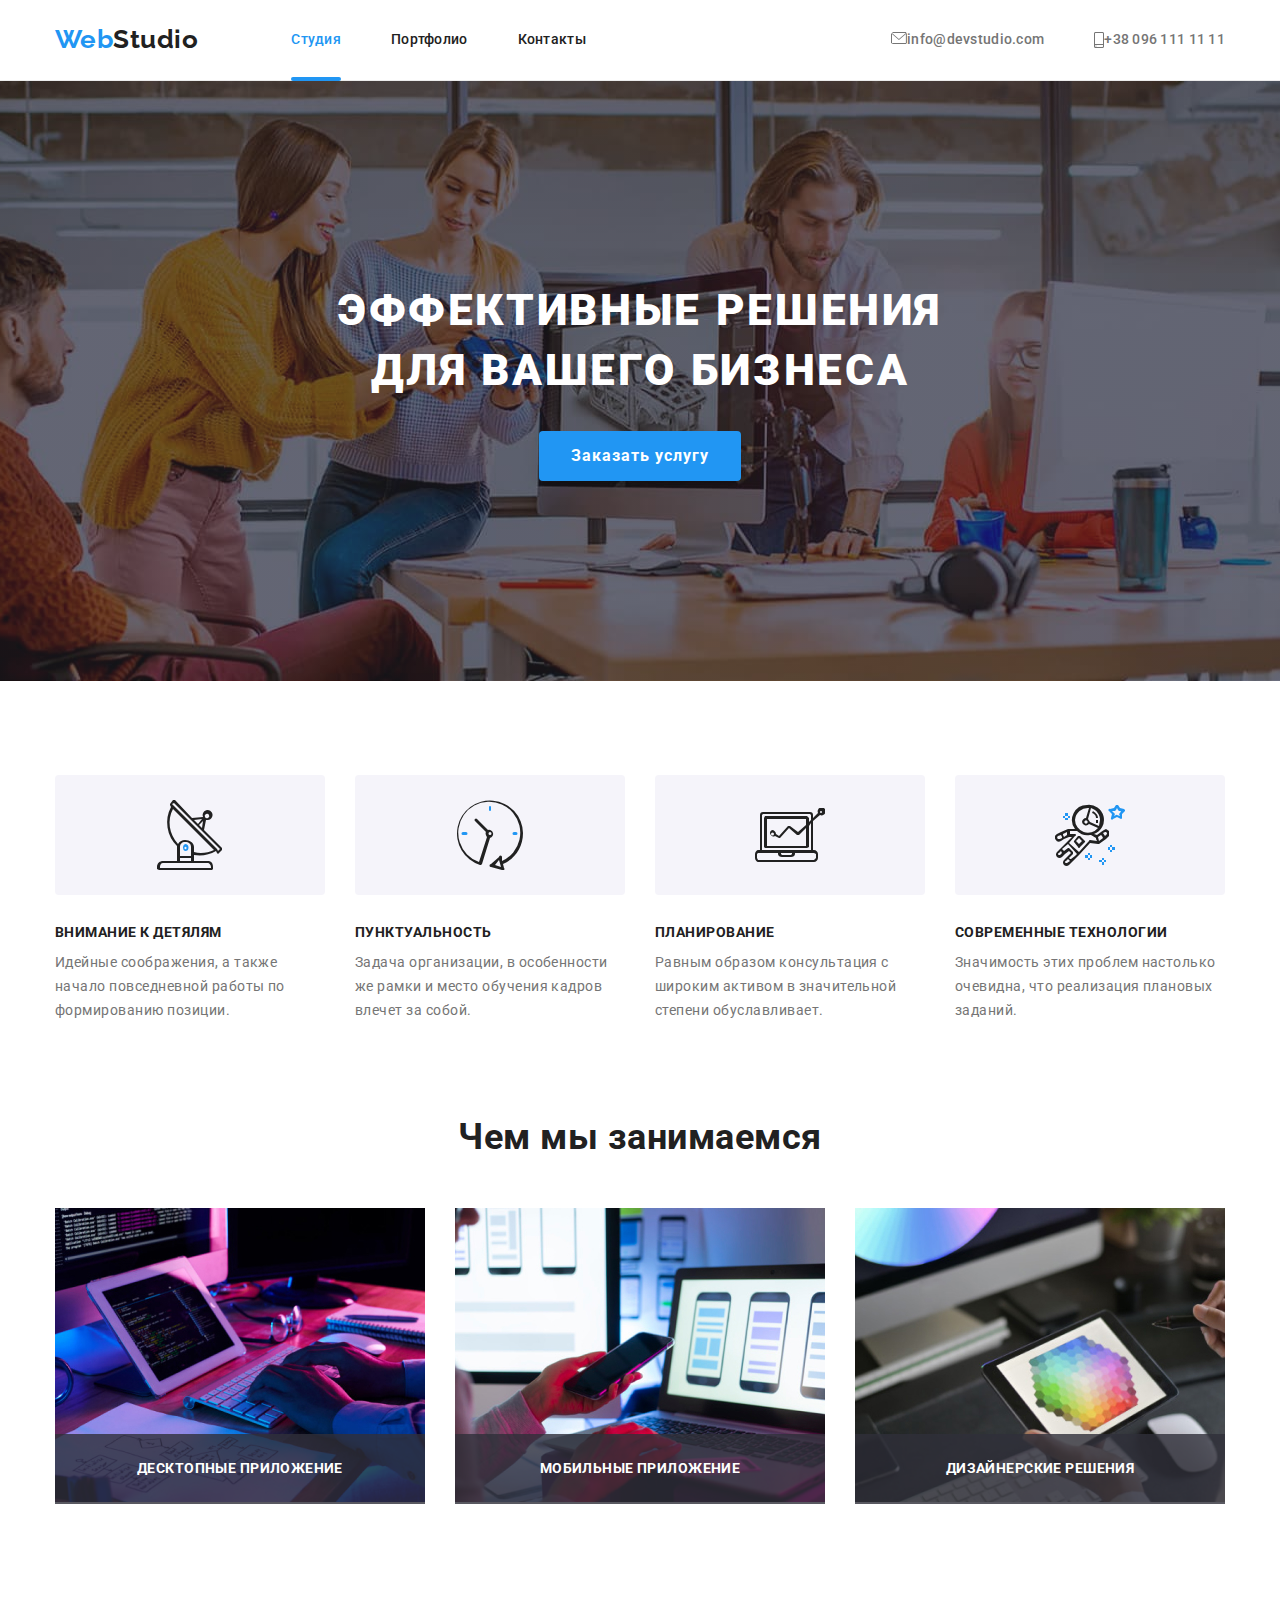
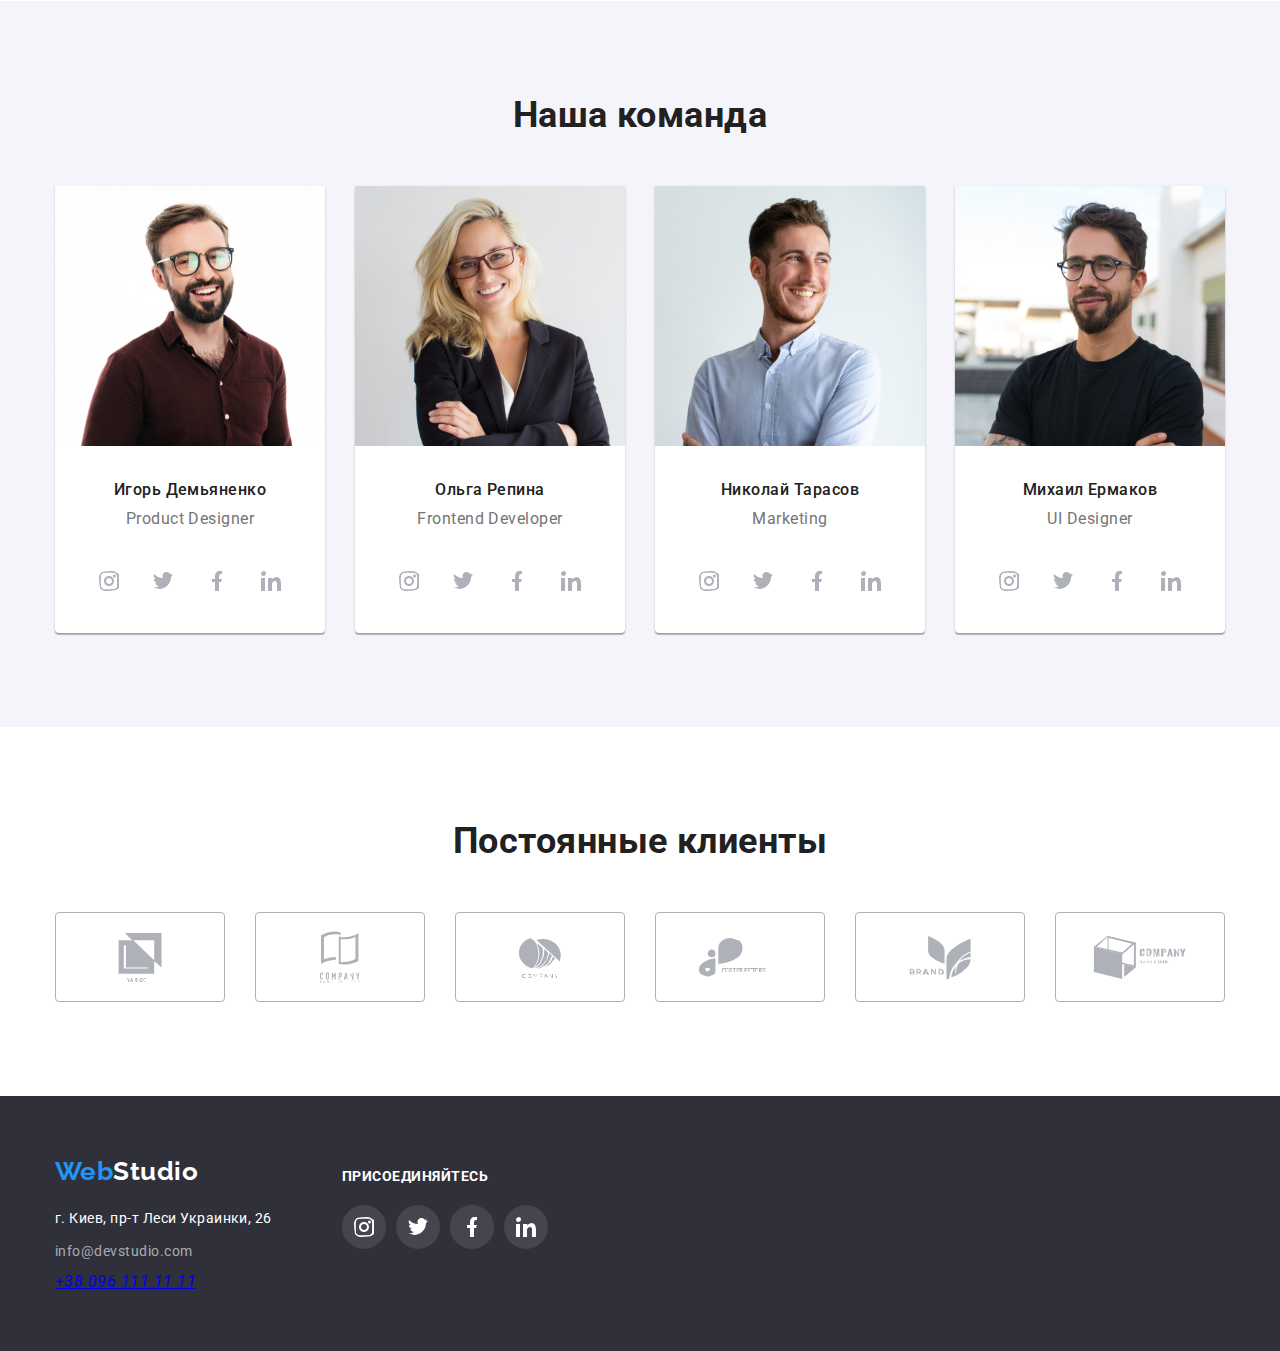
<file: index.html>
<!DOCTYPE html>
<html lang="ru">

<head>
  <meta charset="UTF-8" />
  <meta name="viewport" content="width=device-width, initial-scale=1.0" />
  <title>goit-markup-hw-05</title>
  <link rel="stylesheet"
    href="https://cdnjs.cloudflare.com/ajax/libs/modern-normalize/1.0.0/modern-normalize.min.css" />
  <link href="https://fonts.googleapis.com/css2?family=Raleway:wght@700&family=Roboto:wght@400;500;700;900&display=swap"
    rel="stylesheet">
  <link rel="stylesheet" href="./css/common.css" />
  <link rel="stylesheet" href="./css/style.css" />
</head>

<body>
  <header class="header">
    <div class="container main-header">
      <nav class="navigation">
        <a class="logo-header" href="./index.html"><span class="logo-color">Web</span>Studio</a>

        <ul class="site-nav list">
          <li class="item"><a class="link current" href="./index.html">Студия</a></li>
          <li class="item"><a class="link" href="./portfolio.html">Портфолио</a></li>
          <li class="item"><a class="link" href="">Контакты</a></li>
        </ul>
      </nav>

      <ul class="site-contacts list">
        <li class="item">
          <a class="link" href="mailto:info@devstudio.com">
        <svg class="icon-contacts" width="16" height="12">
          <use href="./images/defs.svg#envelope"></use>
        </svg>
info@devstudio.com
          </a>
        </li>
        <li class="item">
          <a class="link" href="tel:+380961111111"><svg class="icon-contacts" width="10" height="16">
            <use href="./images/defs.svg#smartphone"></use>
          </svg>+38 096 111 11 11</a>
        </li>
      </ul>
    </div>
  </header>

  <main>
    <!-- Шапка -->

    <section class="tagline">
      <div class="container secondary">
        <h1 class="title">Эффективные решения для вашего бизнеса</h1>
        <button data-modal-open type="button" class="button-primary">Заказать услугу</button>
      </div>
    </section>


    <!-- Особенности -->
    <section class="features">
      <div class="container">
        <ul class="list">
          <li class="spec icon-antena">
            <h3 class="title">ВНИМАНИЕ К ДЕТЯЛЯМ</h3>
            <p class="text">
              Идейные соображения, а также начало повседневной работы по
              формированию позиции.
            </p>
          </li>
          <li class="spec icon-clock">
            <h3 class="title">ПУНКТУАЛЬНОСТЬ</h3>
            <p class="text">
              Задача организации, в особенности же рамки и место обучения кадров
              влечет за собой.
            </p>
          </li>
          <li class="spec icon-nout">
            <h3 class="title">ПЛАНИРОВАНИЕ</h3>
            <p class="text">
              Равным образом консультация с широким активом в значительной
              степени обуславливает.
            </p>
          </li>
          <li class="spec icon-astronaut">
            <h3 class="title">СОВРЕМЕННЫЕ ТЕХНОЛОГИИ</h3>
            <p class="text">
              Значимость этих проблем настолько очевидна, что реализация
              плановых заданий.
            </p>
          </li>
        </ul>
      </div>
    </section>

    <!-- Чем мы занимаемся -->
    <section class="activity">
      <div class="container">
        <h2 class="title">Чем мы занимаемся</h2>
        <ul class="list">
          <li class="example">
           
           <img src="./images/img1.jpg" alt="разработка для пк" width="370" />
         <div class="active">
           <p class="text-bg">ДЕСКТОПНЫЕ ПРИЛОЖЕНИЕ</p>
          </div>
          </li>
          <li class="example">
            <img src="./images/img2.jpg" alt="разработка мобильных версий" width="370" />
          <div class="active">
            <p class="text-bg">МОБИЛЬНЫЕ ПРИЛОЖЕНИЕ</p>
          </div>
          </li>
          <li class="example">
            <img src="./images/img3.jpg" alt="разработка для планшетных версий" width="370" />
            <div class="active">
              <p class="text-bg">ДИЗАЙНЕРСКИЕ РЕШЕНИЯ</p>
            </div>
          </li>
        </ul>
      </div>
    </section>

    <!-- Наша команда -->
    <section class="team">
      <div class="container">
        <h2 class="title">Наша команда</h2>
        <ul class="list">
          <li class="cards">
            <img src="./images/img4.jpg" alt="Игорь Демьяненко" width="270" />
            <h3 class="employee">Игорь Демьяненко</h3>
            <p class="profession">Product Designer</p>
     <ul class="social list">
       <li class="list-item">
            <a class="social-link" href="./">
              <svg class="social-icon">
                <use href="./images/defs.svg#instagram"></use>
              </svg>
            </a>
       </li>
       <li class="list-item">
        <a class="social-link" href="./">
          <svg class="social-icon">
            <use href="./images/defs.svg#twitter"></use>
          </svg>
        </a>
       </li>
       <li class="list-item">
        <a class="social-link" href="./">
          <svg class="social-icon">
            <use href="./images/defs.svg#facebook"></use>
          </svg>
        </a>
       </li>
       <li class="list-item">
         <a class="social-link" href="./">
              <svg class="social-icon">
                <use href="./images/defs.svg#linkedin"></use>
              </svg>
            </a>
       </li>
     </ul>
          </li>
          <li class="cards">
            <img src="./images/img5.jpg" alt="Ольга Репина" width="270" />
            <h3 class="employee">Ольга Репина</h3>
            <p class="profession">Frontend Developer</p>
            <ul class="social list">
              <li class="list-item">
                <a class="social-link" href="./">
                  <svg class="social-icon">
                    <use href="./images/defs.svg#instagram"></use>
                  </svg>
                </a>
              </li>
              <li class="list-item">
                <a class="social-link" href="./">
                  <svg class="social-icon">
                    <use href="./images/defs.svg#twitter"></use>
                  </svg>
                </a>
              </li>
              <li class="list-item">
                <a class="social-link" href="./">
                  <svg class="social-icon">
                    <use href="./images/defs.svg#facebook"></use>
                  </svg>
                </a>
              </li>
              <li class="list-item">
                <a class="social-link" href="./">
                  <svg class="social-icon">
                    <use href="./images/defs.svg#linkedin"></use>
                  </svg>
                </a>
              </li>
            </ul>
          </li>
          <li class="cards">
            <img src="./images/img6.jpg" alt="Николай Тарасов" width="270" />
            <h3 class="employee">Николай Тарасов</h3>
            <p class="profession">Marketing</p>
            <ul class="social list">
              <li class="list-item">
                <a class="social-link" href="./">
                  <svg class="social-icon">
                    <use href="./images/defs.svg#instagram"></use>
                  </svg>
                </a>
              </li>
              <li class="list-item">
                <a class="social-link" href="./">
                  <svg class="social-icon">
                    <use href="./images/defs.svg#twitter"></use>
                  </svg>
                </a>
              </li>
              <li class="list-item">
                <a class="social-link" href="./">
                  <svg class="social-icon">
                    <use href="./images/defs.svg#facebook"></use>
                  </svg>
                </a>
              </li>
              <li class="list-item">
                <a class="social-link" href="./">
                  <svg class="social-icon">
                    <use href="./images/defs.svg#linkedin"></use>
                  </svg>
                </a>
              </li>
            </ul>
          </li>
          <li class="cards">
            <img src="./images/img7.jpg" alt="Михаил Ермаков" width="270" />
            <h3 class="employee">Михаил Ермаков</h3>
            <p class="profession">UI Designer</p>
            <ul class="social list">
              <li class="list-item">
                <a class="social-link" href="./">
                  <svg class="social-icon">
                    <use href="./images/defs.svg#instagram"></use>
                  </svg>
                </a>
              </li>
              <li class="list-item">
                <a class="social-link" href="./">
                  <svg class="social-icon">
                    <use href="./images/defs.svg#twitter"></use>
                  </svg>
                </a>
              </li>
              <li class="list-item">
                <a class="social-link" href="./">
                  <svg class="social-icon">
                    <use href="./images/defs.svg#facebook"></use>
                  </svg>
                </a>
              </li>
              <li class="list-item">
                <a class="social-link" href="./">
                  <svg class="social-icon">
                    <use href="./images/defs.svg#linkedin"></use>
                  </svg>
                </a>
              </li>
            </ul>
          </li>
        </ul>
      </div>
    </section>
  </main>

  <!-- Постоянные клиенты -->
  <section class="clients">
    <div class="container">
      <h2 class="clients-title">Постоянные клиенты</h2>
      <ul class="clients-list list">
        <li class="clients-item">
          <a class="clients-link" href="">
          <svg class="icon-logo" width="44.27" height="49.23">
            <use href="./images/defs.svg#group5">
            </use>
          </svg>
          </a>
        </li>
        <li class="clients-item">
          <a class="clients-link" href="">
            <svg class="icon-logo" width="40" height="52">
              <use href="./images/defs.svg#group6">
              </use>
            </svg>
          </a>
        </li>
        <li class="clients-item">
          <a class="clients-link" href="">
            <svg class="icon-logo" width="43.36" height="41.18">
              <use href="./images/defs.svg#group1">
              </use>
            </svg>
          </a>
        </li>
        <li class="clients-item">
          <a class="clients-link" href="">
            <svg class="icon-logo" width="84.44" height="40.62">
              <use href="./images/defs.svg#group2">
              </use>
            </svg>
          </a>
        </li>
        <li class="clients-item">
          <a class="clients-link" href="">
            <svg class="icon-logo" width="62.54" height="45.43">
              <use href="./images/defs.svg#group3">
              </use>
            </svg>
          </a>
        </li>
        <li class="clients-item">
          <a class="clients-link" href="">
            <svg class="icon-logo" width="93.79" height="43.93">
              <use href="./images/defs.svg#group4">
              </use>
            </svg>
          </a>
        </li>
      </ul>
      </div>
</section>

  <footer>
    <div class="container cont-footer">
      <div class="footer-block">
      <a class="logo-footer" href="./index.html"><span class="logo-color">Web</span>Studio</a>

      <address class="address">
        <p class="office">г. Киев, пр-т Леси Украинки, 26</p>
        <a class="mail-footer" href="mailto:info@devstudio.com">info@devstudio.com</a>
        <a class="tel-footer" href="tel:+380961111111">+38 096 111 11 11</a>
      </address>
      </div>
      <div class="social-footer">
        <h3 class="title">ПРИСОЕДИНЯЙТЕСЬ</h3>
        <ul class="list soc-footer">
          <li class="list-item">
            <a class="footer-link" href="./">
              <svg class="social-icon">
                <use href="./images/defs.svg#instagram_w"></use>
              </svg>
            </a>
          </li>
          <li class="list-item">
            <a class="footer-link" href="./">
              <svg class="social-icon">
                <use href="./images/defs.svg#twitter_w"></use>
              </svg>
            </a>
          </li>
          <li class="list-item">
            <a class="footer-link" href="./">
              <svg class="social-icon">
                <use href="./images/defs.svg#facebook_w"></use>
              </svg>
            </a>
          </li>
          <li class="list-item">
            <a class="footer-link" href="./">
              <svg class="social-icon">
                <use href="./images/defs.svg#linkedin_w"></use>
              </svg>
            </a>
          </li>
        </ul>
      </div>
    </div>
  </footer>

<div data-modal class="backdrop is-hidden">
<div class="modal">

<button  type="button" class="close" data-modal-close>
<svg width="11" height="11">
  <use href="./images/defs.svg#icon-Vector-1"></use>
</svg>
</button>
</div> 
</div>


<script src="./js/modal.js"></script>
</body>

</html>
</file>
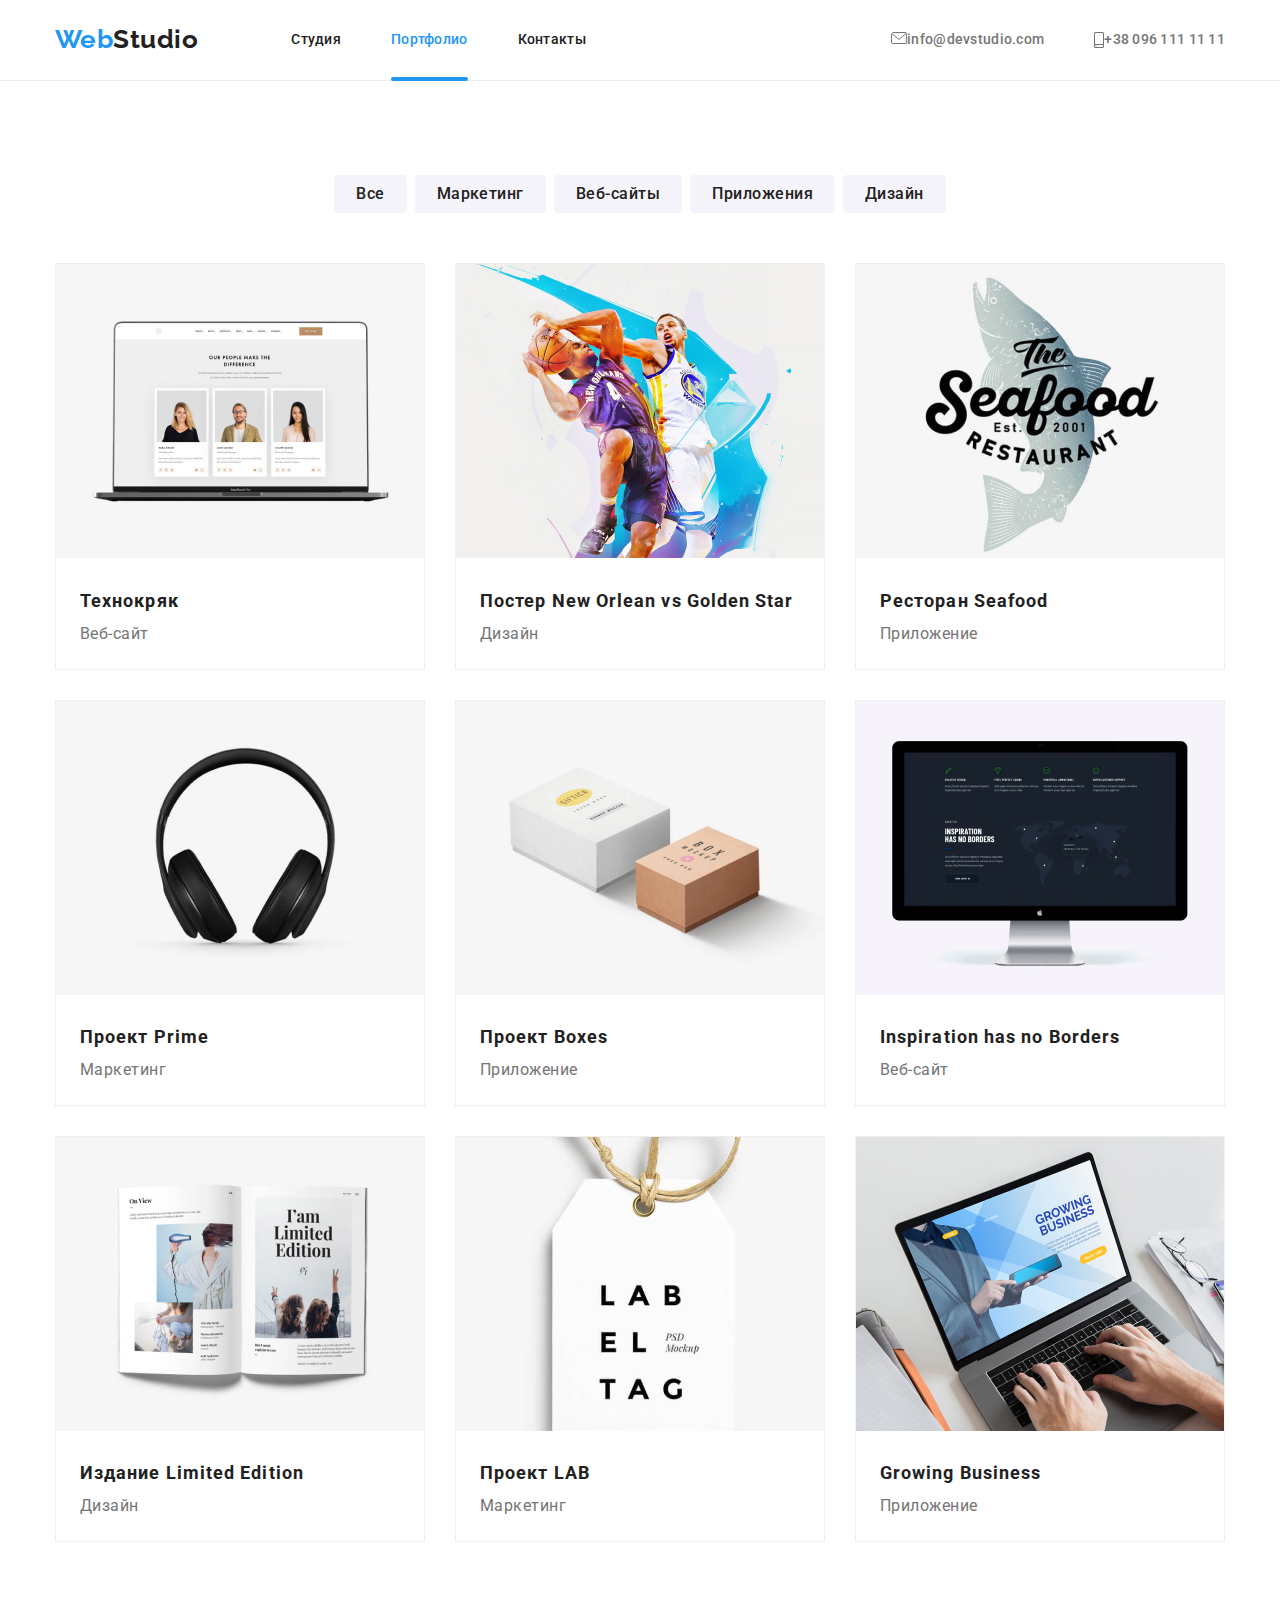
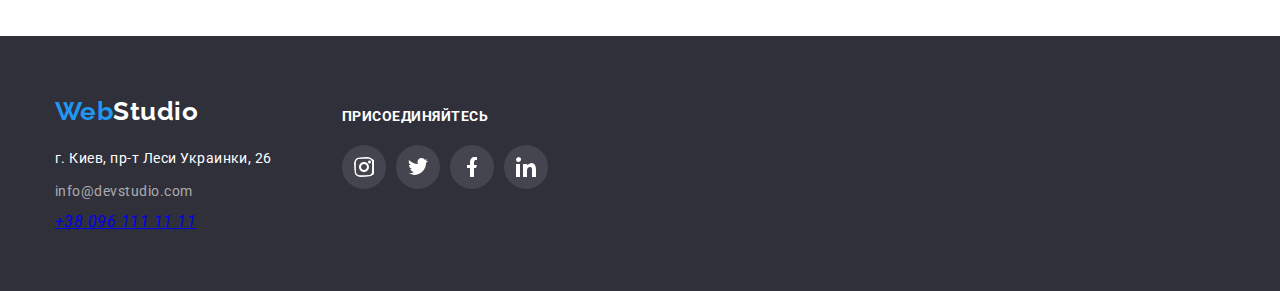
<file: portfolio.html>
<!DOCTYPE html>
  <html lang="ru">
    <head>
      <meta charset="UTF-8" />
      <meta name="viewport" content="width=device-width, initial-scale=1.0" />
      <title>Portfolio</title>
      <link rel="stylesheet" href="https://cdnjs.cloudflare.com/ajax/libs/modern-normalize/1.0.0/modern-normalize.min.css" />
      <link
        href="https://fonts.googleapis.com/css2?family=Raleway:wght@700&family=Roboto:wght@400;500;700;900&display=swap"
        rel="stylesheet"
      />
      <link rel="stylesheet" href="./css/common.css" />
      <link rel="stylesheet" href="./css/style.css" />
    </head>

    <body>
      <header class="header">
        <div class="container main-header">
          <nav class="navigation">
            <a class="logo-header" href="./index.html"><span class="logo-color">Web</span>Studio</a>
      
            <ul class="site-nav list">
              <li class="item"><a class="link" href="./index.html">Студия</a></li>
              <li class="item"><a class="link current" href="./portfolio.html">Портфолио</a></li>
              <li class="item"><a class="link" href="">Контакты</a></li>
            </ul>
          </nav>
      
          <ul class="site-contacts list">
            <li class="item">
              <a class="link" href="mailto:info@devstudio.com">
                <svg class="icon-contacts" width="16" height="12">
                  <use href="./images/defs.svg#envelope"></use>
                </svg>
                info@devstudio.com
              </a>
            </li>
            <li class="item">
              <a class="link" href="tel:+380961111111"><svg class="icon-contacts" width="10" height="16">
                  <use href="./images/defs.svg#smartphone"></use>
                </svg>+38 096 111 11 11</a>
            </li>
          </ul>
        </div>
      </header>

      <main>
        <section class="portfolio">
          <div class="container">
          <!-- <h1>Portfolio</h1> -->

          <ul class="filters list">
            <li class="btn"><button type="button" class="button">Все</button></li>
            <li class="btn"><button type="button" class="button">Маркетинг</button></li>
            <li class="btn"><button type="button" class="button">Веб-сайты</button></li>
            <li class="btn"><button type="button" class="button">Приложения</button></li>
            <li class="btn"><button type="button" class="button radio">Дизайн</button></li>
          </ul>

          <ul class="list">
            <li class="projects">
              <div class="overlay">
                  
                
              <img src="./images/portfolio1.jpg" alt="Ноутбук" width="370" />
            
            <p class="hryaktxt">Технокряк это современная площадка распространения коронавируса. Компании используют эту платформу
              для цифрового
              шпионажа и атак на защищённые сервера конкурентов.
            </p>
            </div>
              <div class="titles"> <h2 class="title">Технокряк</h2>
              <p class="text">Веб-сайт</p></div>
            </li>
            <li class="projects">
              <div class="overlay">
                
              <img
                src="./images/portfolio2.jpg"
                alt="Постер New Orlean vs Golden Star"
                width="370"
              />
              <p class="hryaktxt">Технокряк это современная площадка распространения коронавируса. Компании используют эту платформу
                для цифрового
                шпионажа и атак на защищённые сервера конкурентов.
              </p>
              </div>
            
            
              <div class="titles"><h2 class="title">Постер New Orlean vs Golden Star</h2>
              <p class="text">Дизайн</p></div>
            </li>
            <li class="projects">
              <div class="overlay">
                
              <img
                src="./images/portfolio3.jpg"
                alt="Логотип Ресторан Seafood"
                width="370"
              />
              <p class="hryaktxt">Технокряк это современная площадка распространения коронавируса. Компании используют эту платформу
                для цифрового
                шпионажа и атак на защищённые сервера конкурентов.
              </p>
              </div>
              <div class="titles"> <h2 class="title">Ресторан Seafood</h2>
              <p class="text">Приложение</p></div>
            </li>
            <li class="projects">
              <div class="overlay">
              <img src="./images/portfolio4.jpg" alt="Наушники" width="370" />
              <p class="hryaktxt">Технокряк это современная площадка распространения коронавируса. Компании используют эту платформу
                для цифрового
                шпионажа и атак на защищённые сервера конкурентов.
              </p>
              </div>
              <div class="titles"> <h2 class="title">Проект Prime</h2>
              <p class="text">Маркетинг</p></div>
            </li>
            <li class="projects">
              <div class="overlay">
            
                <img src="./images/portfolio5.jpg" alt="Проект Boxes" width="370" />
            <p class="hryaktxt">Технокряк это современная площадка распространения коронавируса. Компании используют эту платформу
              для цифрового
              шпионажа и атак на защищённые сервера конкурентов.
            </p>
            </div>
                <div class="titles">  <h2 class="title">Проект Boxes</h2>
              <p class="text">Приложение</p></div>
            </li>
            <li class="projects">
              <div class="overlay">
              <img src="./images/portfolio6.jpg" alt="Монитор" width="370" />
              <p class="hryaktxt">Технокряк это современная площадка распространения коронавируса. Компании используют эту платформу
                для цифрового
                шпионажа и атак на защищённые сервера конкурентов.
              </p>
              </div>
              <div class="titles"> <h2 class="title">Inspiration has no Borders</h2>
              <p class="text">Веб-сайт</p></div>
            </li>
            <li class="projects">
              <div class="overlay">
              <img src="./images/portfolio7.jpg" alt="Книга" width="370" />
            <p class="hryaktxt">Технокряк это современная площадка распространения коронавируса. Компании используют эту платформу
              для цифрового
              шпионажа и атак на защищённые сервера конкурентов.
            </p>
            </div>
              <div class="titles"> <h2 class="title">Издание Limited Edition</h2>
              <p class="text">Дизайн</p></div>
            </li>
            <li class="projects">
              <div class="overlay">
              <img
                src="./images/portfolio8.jpg"
                alt="Логотип Проект Boxes"
                width="370"
              />
              <p class="hryaktxt">Технокряк это современная площадка распространения коронавируса. Компании используют эту платформу
                для цифрового
                шпионажа и атак на защищённые сервера конкурентов.
              </p>
              </div>
              <div class="titles"> <h2 class="title">Проект LAB</h2>
              <p class="text">Маркетинг</p></div>
            </li>
            <li class="projects">
              <div class="overlay">
              <img
                src="./images/portfolio9.jpg"
                alt="Работа за ноутбуком"
                width="370"
              />
              <p class="hryaktxt">Технокряк это современная площадка распространения коронавируса. Компании используют эту платформу
                для цифрового
                шпионажа и атак на защищённые сервера конкурентов.
              </p>
              </div>
              <div class="titles"> <h2 class="title">Growing Business</h2>
              <p class="text">Приложение</p></div>
            </li>
          </ul>
          </div>
        </section>
      </main>

      <footer>
        <div class="container cont-footer">
          <div class="footer-block">
            <a class="logo-footer" href="./index.html"><span class="logo-color">Web</span>Studio</a>
      
            <address class="address">
              <p class="office">г. Киев, пр-т Леси Украинки, 26</p>
              <a class="mail-footer" href="mailto:info@devstudio.com">info@devstudio.com</a>
              <a class="tel-footer" href="tel:+380961111111">+38 096 111 11 11</a>
            </address>
          </div>
          <div class="social-footer">
            <h3 class="title">ПРИСОЕДИНЯЙТЕСЬ</h3>
            <ul class="list soc-footer">
              <li class="list-item">
                <a class="footer-link" href="./">
                  <svg class="social-icon">
                    <use href="./images/defs.svg#instagram_w"></use>
                  </svg>
                </a>
              </li>
              <li class="list-item">
                <a class="footer-link" href="./">
                  <svg class="social-icon">
                    <use href="./images/defs.svg#twitter_w"></use>
                  </svg>
                </a>
              </li>
              <li class="list-item">
                <a class="footer-link" href="./">
                  <svg class="social-icon">
                    <use href="./images/defs.svg#facebook_w"></use>
                  </svg>
                </a>
              </li>
              <li class="list-item">
                <a class="footer-link" href="./">
                  <svg class="social-icon">
                    <use href="./images/defs.svg#linkedin_w"></use>
                  </svg>
                </a>
              </li>
            </ul>
          </div>
        </div>
      </footer>
    </body>
  </html>
</file>
<file: css/common.css>
/* основной цвет текста #212121 */
/* вторичный цвет текста #757575 */
/* белый #FFFFFF */
/* акцент #2196F3 */
/* контакты в футере rgba(255, 255, 255, 0.6); */

:root {
  --primary-text-color: #212121;
  --secondary-text-color: #757575;
  --accent-color: #2196f3;
  --white-color: #ffffff;
  --button-bg-color: #f5f4fa;
}

body {
  background-color: #ffffff;
  color: var(--primiry-text-color);
  font-family: Roboto, sans-serif;
  letter-spacing: 0.03em;
}

.list {
  list-style: none;
}

/* header */

.header {
  border-bottom: 1px solid #ececec;
  padding: 24px 0 25px;
  border-bottom: 1px solid #ececec;
}

.navigation {
  display: flex;
  align-items: center;
}

.main-header {
  display: flex;
  align-items: center;
  justify-content: space-between;
}

.logo-header {
  margin-right: 93px;
  font-family: Raleway, sans-serif;
  color: var(--primary-text-color);
  font-weight: 700;
  font-size: 26px;
  line-height: 1.2;
  text-decoration: none;
}

.logo-color {
  color: var(--accent-color);
}

.site-nav {
  display: flex;
}

.site-nav .item + .item {
  margin-left: 50px;
}

.site-nav .link {
  display: block;
  color: var(--primary-text-color);
  font-weight: 500;
  font-size: 14px;
  line-height: 1.14;
  letter-spacing: 0.02em;
  text-decoration: none;
  transition-duration: 250ms;
  transition-timing-function: cubic-bezier(0.4, 0, 0.2, 1);
}

.site-nav .link:hover,
.site-nav .link:focus {
  color: var(--accent-color);
}

.site-nav .current {
  position: relative;
  color: var(--accent-color);
  transition-duration: 250ms;
  transition-timing-function: cubic-bezier(0.4, 0, 0.2, 1);
}

.current::after {
  position: absolute;

  content: "";
  top: 45.5px;
  left: 0px;
  border-radius: 50px;
  width: 100%;
  height: 4px;
  background-color: var(--accent-color);
}

.site-contacts {
  display: flex;
}

.site-contacts .item + .item {
  padding-left: 50px;
}

.site-contacts .link {
  display: flex;
  font-weight: 500;
  font-size: 14px;
  line-height: 1.14;
  letter-spacing: 0.02em;
  color: var(--secondary-text-color);
  text-decoration: none;
  transition-duration: 250ms;
  transition-timing-function: cubic-bezier(0.4, 0, 0.2, 1);
}

/* links */
.site-contacts .link:hover,
.site-contacts .link:focus {
  --color4: var(--accent-color);
  color: var(--accent-color);

}

/* footer */

.address {
  display: flex;
  flex-direction: column;
  padding-bottom: 60px;
}

footer {
  background-color: #2f303a;
}

.logo-footer {
  display: inline-block;
  padding-bottom: 20px;
  padding-top: 60px;
  font-family: Raleway, sans-serif;
  font-weight: 700;
  font-size: 26px;
  line-height: 1.2;
  color: var(--white-color);
  text-decoration: none;
}

.office {
  font-style: normal;
  font-weight: normal;
  font-size: 14px;
  line-height: 1.7;
  color: var(--white-color);
}

.mail-footer {
  margin-top: 9px;
  margin-bottom: 9px;
  font-style: normal;
  font-weight: normal;
  font-size: 14px;
  line-height: 1.7;
  color: rgba(255, 255, 255, 0.6);
  text-decoration: none;
  transition-duration: 250ms;
  transition-timing-function: cubic-bezier(0.4, 0, 0.2, 1);
}

.mail-footer:hover,
.mail-footer:focus {
  color: var(--accent-color);
  

.tel-footer {
  font-style: normal;
  font-weight: normal;
  font-size: 14px;
  line-height: 1.7;
  color: rgba(255, 255, 255, 0.6);
  text-decoration: none;
  transition-duration: 250ms;
  transition-timing-function: cubic-bezier(0.4, 0, 0.2, 1);
}

.tel-footer:hover,
.tel-footer:focus {
  color: var(--accent-color);
  
}
/*--- ICONS---*/

.icon-contacts {
  margin-right: 10px;
}
</file>
<file: css/style.css>
/* стили для index.html */

/* Сброс стилей  <h1>...<h6>, <p> и <ul> */
h1,
h2,
h3,
h4,
h5,
h6,
p,
ul {
  margin-top: 0;
  margin-bottom: 0;
  padding-top: 0;
  padding-bottom: 0;
  padding-left: 0;
}

.container {
  width: 1200px;
  padding: 0 15px;
  margin: 0 auto;

  /* outline: 2px solid green; */
}

.footer-link:hover {
  background-color: var(--accent-color);
}

.footer-link {
  display: flex;
  margin-bottom: 30px;
  width: 44px;
  height: 44px;
  background-color: rgba(255, 255, 255, 0.1);
  text-decoration: none;
  border-radius: 50%;
  justify-content: center;
  align-items: center;
  transition-duration: 250ms;
  transition-timing-function: cubic-bezier(0.4, 0, 0.2, 1);
}

.soc-footer {
  display: flex;
  margin-top: 20px;
}

.social-footer .title {
  font-weight: 700;
  font-size: 14px;
  line-height: 1.14;
  color: rgba(255, 255, 255, 1);
}

.social-footer {
  margin-left: 70px;
}

.cont-footer {
  display: flex;
  align-items: center;
}
/* tagline */

.tagline {
  max-width: 1600px;
  padding-top: 200px;
  padding-bottom: 200px;
  margin: 0 auto;
  background-color: #2f303a;
  background-image: linear-gradient(
      to right,
      rgba(47, 48, 58, 0.4),
      rgba(47, 48, 58, 0.4)
    ),
    url("../images/bg-image.jpg");
  background-position: center;
  text-align: center;
}

.tagline .title {
  margin: 0 auto 30px;
  width: 696px;
  font-weight: 900;
  font-size: 44px;
  line-height: 1.36;
  letter-spacing: 0.06em;
  text-transform: uppercase;
  color: var(--white-color);
}

/* features */

.features {
  padding-top: 94px;
  padding-bottom: 94px;
}

.features .list {
  display: flex;
}

.features .title {
  margin-bottom: 10px;
  font-weight: 700;
  font-size: 14px;
  line-height: 1.14;
  color: var(--primary-text-color);
}

.features .text {
  font-size: 14px;
  line-height: 1.71;
  color: var(--secondary-text-color);
}

.features .spec {
  width: 270px;
}

.spec + .spec {
  margin-left: 30px;
}

.features .spec::before {
  content: "";
  display: block;
  margin-bottom: 30px;
  height: 120px;
  background: #f5f4fa;
  border-radius: 4px;

  background-repeat: no-repeat;
  background-position: center;
  background-size: 70px, 70px;
  transition-duration: 250ms;
  transition-timing-function: cubic-bezier(0.4, 0, 0.2, 1);
}

.spec.icon-antena::before {
  background-image: url("../images/antenna.svg");
}

.spec.icon-clock::before {
  background-image: url("../images/clock.svg");
}

.spec.icon-nout::before {
  background-image: url("../images/Vector.svg");
}

.spec.icon-astronaut::before {
  background-image: url("../images/astronaut.svg");
}

/* activity */

.activity {
  padding-bottom: 94px;
}

.activity .list {
  display: flex;
}

.example + .example {
  margin-left: 30px;
}

.activity .title,
.team .title {
  padding-bottom: 50px;
  font-weight: 700;
  font-size: 36px;
  line-height: 1.16;
  text-align: center;
  color: var(--primary-text-color);
}

/* team */

.team .list {
  display: flex;
}

.cards {
  background-color: var(--white-color);
  width: 270px;
  min-height: 368px;
  box-shadow: 0px 1px 3px rgba(0, 0, 0, 0.12), 0px 1px 1px rgba(0, 0, 0, 0.14),
    0px 2px 1px rgba(0, 0, 0, 0.2);
  border-radius: 0px 0px 4px 4px;
  transition-duration: 250ms;
  transition-timing-function: cubic-bezier(0.4, 0, 0.2, 1);
}

.cards + .cards {
  margin-left: 30px;
}

.team {
  background-color: #f5f4fa;
  padding-top: 94px;
  padding-bottom: 94px;
}

.employee {
  padding-top: 30px;
  padding-bottom: 10px;
  font-weight: 500;
  font-size: 16px;
  line-height: 1.18;
  text-align: center;
  color: var(--primary-text-color);
}

.profession {
  padding-bottom: 30px;
  font-size: 16px;
  line-height: 1.18;
  text-align: center;
  color: var(--secondary-text-color);
}

.cards .social {
  justify-content: center;
}

.social-link {
  display: flex;
  margin-bottom: 30px;
  width: 44px;
  height: 44px;
  background-color: var(--white-color);
  text-decoration: none;
  border-radius: 50%;
  justify-content: center;
  align-items: center;
  transition-duration: 250ms;
  transition-timing-function: cubic-bezier(0.4, 0, 0.2, 1);
}

.social-link:hover {
  background-color: #2196f3;
  --color5: var(--white-color);
}

.list-item:not(:last-child) {
  margin-right: 10px;
}

.social-icon {
  width: 20px;
  height: 20px;
  fill: #afb1b8;
}

/* button */

.button {
  padding: 6px 22px;
  font-weight: 500;
  font-size: 16px;
  line-height: 1.63;
  letter-spacing: 0.03em;
  border: none;
  text-align: center;
  color: var(--primary-text-color);
  background-color: var(--button-bg-color);
  border-radius: 4px;

  transition-duration: 250ms;
  transition-timing-function: cubic-bezier(0.4, 0, 0.2, 1);
}

.button:hover,
.button:focus {
  background-color: var(--accent-color);
  color: var(--white-color);
  box-shadow: 0px 3px 1px rgba(0, 0, 0, 0.1), 0px 1px 2px rgba(0, 0, 0, 0.08),
    0px 2px 2px rgba(0, 0, 0, 0.12);
}

.button-primary {
  padding: 10px 32px;
  font-weight: bold;
  font-size: 16px;
  letter-spacing: 0.06em;
  border: none;
  text-align: center;
  line-height: 1.87;
  color: var(--white-color);
  background-color: var(--accent-color);
  border-radius: 4px;
  box-shadow: 0px 4px 4px rgb(0 0 0 / 15%);
  transition-duration: 250ms;
  transition-timing-function: cubic-bezier(0.4, 0, 0.2, 1);
}

.button-primary:hover,
.button-primary:focus {
  color: var(--accent-color);
  background-color: var(--white-color);
}

/* Стили для portfolio.html */

.portfolio {
  padding: 94px 0;
}

.portfolio .title {
  font-weight: 700;
  font-size: 18px;
  line-height: 2;
  letter-spacing: 0.06em;
  color: var(--primary-text-color);
}

.portfolio .text {
  font-size: 16px;
  line-height: 1.87;
  color: var(--secondary-text-color);
}

.portfolio .list {
  display: flex;
  flex-wrap: wrap;
}

/* filters */

.titles {
  padding: 20px 24px;
}

.filters {
  display: flex;
  flex-wrap: wrap;
  justify-content: center;
  padding-bottom: 50px;
}

.btn + .btn {
  margin-left: 8px;
}

.projects:hover,
.projects:focus {
  box-shadow: 0px 1px 1px rgba(0, 0, 0, 0.12), 0px 4px 4px rgba(0, 0, 0, 0.06),
    1px 4px 6px rgba(0, 0, 0, 0.16);
}

.projects {
  position: relative;
  margin-right: 30px;
  margin-bottom: 30px;
  width: 370px;
  min-height: 404px;
  border: 1px solid #eeeeee;
  overflow: hidden;

  transition-duration: 250ms;
  transition-timing-function: cubic-bezier(0.4, 0, 0.2, 1);
}

.projects:nth-child(3n) {
  margin-right: 0;
}

.projects:nth-last-child(-n + 3) {
  margin-bottom: 0;
}
/* <!-- Постоянные клиенты --> */

.clients {
  padding: 94px 0;
}

.clients-list {
  display: flex;
  justify-content: space-between;
}

.clients-item {
  display: flex;
  align-items: center;
}

.clients-link {
  display: flex;
  width: 170px;
  height: 90px;
  text-decoration: none;
  justify-content: center;
  align-items: center;
  border: 1px solid #afb1b8;
  border-radius: 4px;
  fill: #afb1b8;
  transition-duration: 250ms;
  transition-timing-function: cubic-bezier(0.4, 0, 0.2, 1);
}

.clients-link:hover {
  border-color: var(--accent-color);
  --color5: var(--accent-color);
}

.clients-title {
  margin-bottom: 50px;
  font-weight: 700;
  font-size: 36px;
  line-height: 1.16;
  text-align: center;
  color: var(--primary-text-color);
}
/* Чем мы занимаемся текст с фоном  */

.example {
  position: relative;
}

.active {
  display: block;
  position: absolute;
  min-width: 370px;
  min-height: 70px;
  text-align: center;
  bottom: 3px;
  right: 0;
  background-color: rgba(47, 48, 58, 0.8);
  color: var(--white-color);
}

.text-bg {
  font-weight: 700;
  font-size: 14px;
  line-height: 1.14;
  letter-spacing: 0.03em;
  text-transform: uppercase;
  padding-top: 27px;
}
/*-----------overlay---- */

.overlay {
  position: relative;
  overflow: hidden;
}

.projects .hryaktxt {
  display: flex;
  position: absolute;
  padding: 63px 24px;
  top: 0;
  left: 0;
  width: 100%;
  height: 294px;
  align-items: center;

  background: rgba(33, 150, 243, 0.9);
  font-weight: normal;
  font-size: 18px;
  line-height: 1.56;
  letter-spacing: 0.03em;
  transform: translateY(100%);
  opacity: 0;

  color: var(--white-color);

  transition-duration: 250ms;
  transition-timing-function: cubic-bezier(0.4, 0, 0.2, 1);
}

.projects:hover .hryaktxt,
.projects:focus .hryaktxt {
  transform: translateY(0);
  opacity: 1;
}

/* ---backdrop--- */
.modal .close {
  position: absolute;
  top: 8px;
  right: 8px;
  width: 30px;
  height: 30px;

  background: var(--white-color);
  border: 1px solid rgba(0, 0, 0, 0.1);
  border-radius: 50%;
  box-sizing: border-box;
  cursor: pointer;
}

.backdrop {
  position: fixed;
  top: 0;
  left: 0;
  width: 100%;
  height: 100%;
  background-color: rgba(0, 0, 0, 0.2);
  transition-duration: 700ms;
}
.backdrop.is-hidden {
  opacity: 0;
  pointer-events: none;
  transition-duration: 700ms;
  transform: scale(2);
}

.modal {
  position: absolute;
  left: 50%;
  top: 50%;
  transform: translate(-50%, -50%);

  width: 528px;
  min-height: 581px;

  background: var(--white-color);
  box-shadow: 0px 1px 3px rgba(0, 0, 0, 0.12), 0px 1px 1px rgba(0, 0, 0, 0.14),
    0px 2px 1px rgba(0, 0, 0, 0.2);
  border-radius: 4px;
}
</file>
